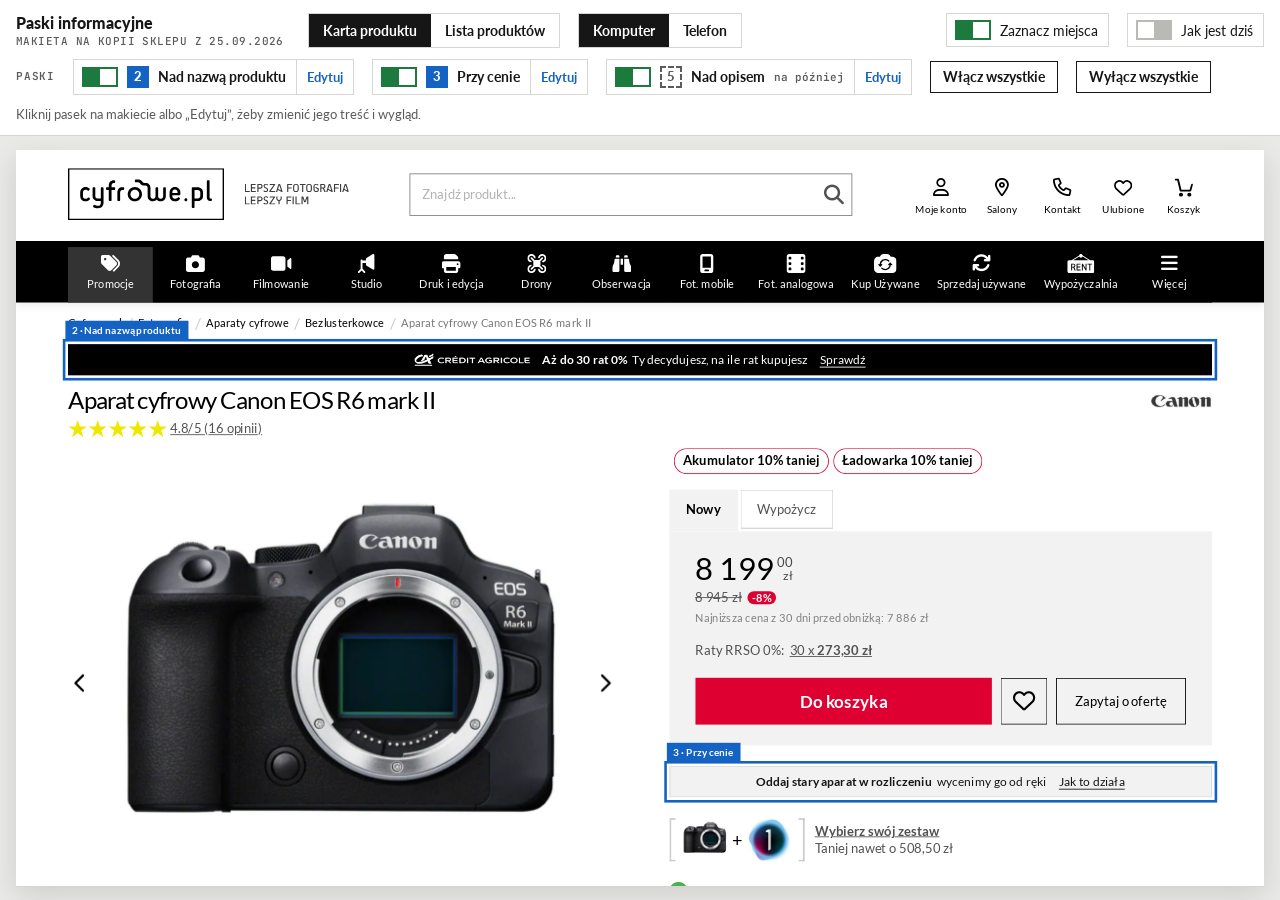
<file: index.html>
<!doctype html>
<html lang="pl">
<head>
<meta charset="utf-8">
<meta name="viewport" content="width=device-width, initial-scale=1">
<meta name="robots" content="noindex, nofollow">
<title>Makieta pask&#243;w cyfrowe.pl</title>
<link rel="preconnect" href="https://fonts.googleapis.com">
<link rel="stylesheet" href="https://fonts.googleapis.com/css2?family=Lato:wght@400;700;900&family=JetBrains+Mono:wght@500;600&display=swap">
<style>
:root{
  --ground:#e9e9e7; --bar:#ffffff; --ink:#161616; --muted:#5b5b5b; --rule:#d6d6d3; --field:#f4f4f3;
  --mark:#1463c4; --mark-ink:#ffffff; --on:#1c7a3e; --off:#b9b9b6; --warn:#b3261e;
  --sans:Lato,"Segoe UI",Arial,sans-serif; --mono:"JetBrains Mono",ui-monospace,Consolas,monospace;
}
@media (prefers-color-scheme:dark){:root:not([data-theme="light"]){
  color-scheme:dark; --ground:#101112; --bar:#1b1c1e; --ink:#ececec; --muted:#a6a6a6; --rule:#34363a; --field:#131415;
  --mark:#6aa6ff; --mark-ink:#0b1830; --on:#5cc27f; --off:#4a4c50; --warn:#ff8a80;
}}
:root[data-theme="dark"]{
  color-scheme:dark; --ground:#101112; --bar:#1b1c1e; --ink:#ececec; --muted:#a6a6a6; --rule:#34363a; --field:#131415;
  --mark:#6aa6ff; --mark-ink:#0b1830; --on:#5cc27f; --off:#4a4c50; --warn:#ff8a80;
}
*{box-sizing:border-box}
html,body{height:100%}
body{margin:0;background:var(--ground);color:var(--ink);font:15px/1.4 var(--sans);display:flex;flex-direction:column}
.bar{position:sticky;top:env(safe-area-inset-top,0px);z-index:5;background:var(--bar);border-bottom:1px solid var(--rule);padding-inline:16px;padding-block:12px}
.row{display:flex;flex-wrap:wrap;align-items:center;gap:10px 18px}
.row + .row{margin-top:10px}
.name{font-weight:900;font-size:16px;margin-right:6px}
.name small{display:block;font:500 11px/1.3 var(--mono);color:var(--muted);letter-spacing:.04em}
.seg{display:inline-flex;border:1px solid var(--rule)}
.seg button{font:700 14px var(--sans);padding:8px 14px;border:0;background:transparent;color:var(--ink);cursor:pointer}
.seg button[aria-pressed="true"]{background:var(--ink);color:var(--bar)}
.lab{font:600 11px/1 var(--mono);letter-spacing:.07em;color:var(--muted)}
.pair{display:inline-flex}
.sw{display:inline-flex;align-items:center;gap:9px;border:1px solid var(--rule);padding:6px 10px 6px 8px;cursor:pointer;background:transparent;color:var(--ink);font:700 14px var(--sans)}
.sw .n{display:inline-flex;align-items:center;justify-content:center;min-width:22px;height:22px;background:var(--mark);color:var(--mark-ink);font:900 13px/1 var(--sans)}
.sw .n.later{background:transparent;color:var(--muted);border:2px dashed var(--muted)}
.sw .t{display:inline-block;width:36px;height:20px;background:var(--off);position:relative;flex:none}
.sw .t::after{content:"";position:absolute;top:2px;left:2px;width:16px;height:16px;background:#fff;transition:left .15s}
.sw[aria-checked="true"] .t{background:var(--on)}
.sw[aria-checked="true"] .t::after{left:18px}
.sw .s{font:600 11px var(--mono);color:var(--muted)}
.sw[disabled],.ebtn[disabled]{opacity:.45;cursor:not-allowed}
.sw.plain{font-weight:400}
.ebtn{font:700 13px var(--sans);padding:0 10px;border:1px solid var(--rule);border-left:0;background:transparent;color:var(--mark);cursor:pointer}
.ebtn[aria-expanded="true"]{background:var(--mark);color:var(--mark-ink);border-color:var(--mark)}
.btn{font:700 13.5px var(--sans);padding:7px 12px;border:1px solid var(--ink);background:transparent;color:var(--ink);cursor:pointer}
.btn:disabled{opacity:.4;cursor:not-allowed}
button:focus-visible,input:focus-visible,select:focus-visible{outline:2px solid var(--mark);outline-offset:2px}
.spacer{flex:1}
.hint{font-size:13px;color:var(--muted)}
.work{flex:1;display:flex;min-height:0}
.stage{flex:1;min-width:0;position:relative;overflow:hidden;padding-inline:16px;padding-block:14px;display:flex;justify-content:center;align-items:flex-start}
.viewport{position:relative;background:#fff;box-shadow:0 1px 0 var(--rule),0 10px 30px rgba(0,0,0,.12);transform-origin:0 0}
.viewport.phone{border:12px solid #1d1d1f;border-radius:34px;overflow:hidden;box-shadow:0 12px 40px rgba(0,0,0,.25)}
iframe{display:block;border:0;background:#fff}
.load{position:absolute;inset:0;display:flex;align-items:center;justify-content:center;font:600 14px var(--mono);color:#525252;background:#fff}
.toast{position:absolute;left:50%;bottom:22px;transform:translateX(-50%);background:var(--ink);color:var(--bar);font:700 13.5px var(--sans);padding:9px 14px;opacity:0;transition:opacity .2s;pointer-events:none;white-space:nowrap}
.toast.on{opacity:1}

/* panel edycji */
.ed{width:360px;flex:none;background:var(--bar);border-left:1px solid var(--rule);overflow:auto;padding-inline:18px;padding-block:16px 28px}
.ed-h{display:flex;align-items:center;justify-content:space-between;gap:10px;margin-bottom:6px}
.ed-h b{font-size:17px;font-weight:900}
.ed-h .n{display:inline-flex;align-items:center;justify-content:center;min-width:24px;height:24px;background:var(--mark);color:var(--mark-ink);font:900 14px/1 var(--sans);margin-right:8px;vertical-align:1px}
.x{font:900 20px/1 var(--sans);width:34px;height:34px;border:1px solid var(--rule);background:transparent;color:var(--ink);cursor:pointer}
.ed p{margin:0 0 14px;font-size:13.5px;color:var(--muted)}
.fg{margin-bottom:14px}
.fg > label,.fg > .l{display:block;font-weight:700;font-size:13.5px;margin-bottom:5px}
.fg small{display:block;font-size:12px;color:var(--muted);margin-top:4px}
.ed input[type=text],.ed select{width:100%;font:15px var(--sans);padding:8px 10px;border:1px solid var(--rule);background:var(--field);color:var(--ink)}
.two{display:grid;grid-template-columns:1fr 1fr;gap:10px}
.chips{display:flex;flex-wrap:wrap;gap:6px}
.chip{display:inline-flex;align-items:center;gap:7px;border:1px solid var(--rule);padding:5px 9px;background:transparent;color:var(--ink);font:700 13px var(--sans);cursor:pointer}
.chip i{width:16px;height:16px;display:block;box-shadow:inset 0 0 0 1px rgba(0,0,0,.25)}
.colors{display:flex;gap:14px;align-items:center;flex-wrap:wrap;margin-top:8px}
.colors label{display:inline-flex;align-items:center;gap:7px;font-size:13.5px}
.colors input{width:42px;height:30px;border:1px solid var(--rule);padding:0;background:none}
.stat{font-size:13px;padding:8px 10px;border:1px solid var(--rule);margin-bottom:8px}
.stat.ok{border-color:var(--on);color:var(--on)}
.stat.bad{border-color:var(--warn);color:var(--warn)}
.chk{display:inline-flex;align-items:center;gap:8px;font-size:14px;cursor:pointer}
@media (max-width:800px){.ed{position:fixed;left:0;right:0;bottom:0;width:auto;max-height:70vh;z-index:9;border-left:0;border-top:1px solid var(--rule);box-shadow:0 -10px 30px rgba(0,0,0,.2)}}
@media (prefers-reduced-motion:reduce){*{transition:none!important}}
</style>
</head>
<body>


<div class="bar" id="bar">
  <div class="row">
    <div class="name">Paski informacyjne<small>MAKIETA NA KOPII SKLEPU Z 25.09.2026</small></div>
    <div class="seg" role="group" aria-label="Strona">
      <button type="button" id="p-karta" aria-pressed="true">Karta produktu</button>
      <button type="button" id="p-lista" aria-pressed="false">Lista produkt&#243;w</button>
    </div>
    <div class="seg" role="group" aria-label="Ekran">
      <button type="button" id="d-desk" aria-pressed="true">Komputer</button>
      <button type="button" id="d-mob" aria-pressed="false">Telefon</button>
    </div>
    <div class="spacer"></div>
    <button type="button" class="sw plain" id="t-outline" role="switch" aria-checked="true"><span class="t"></span>Zaznacz miejsca</button>
    <button type="button" class="sw plain" id="t-today" role="switch" aria-checked="false"><span class="t"></span>Jak jest dzi&#347;</button>
    <button type="button" class="btn" id="b-replay" hidden>Odtw&#243;rz wej&#347;cie strony</button>
  </div>
  <div class="row">
    <span class="lab">PASKI</span>
    <div class="row" id="toggles" style="margin:0"></div>
    <button type="button" class="btn" id="b-all">W&#322;&#261;cz wszystkie</button>
    <button type="button" class="btn" id="b-none">Wy&#322;&#261;cz wszystkie</button>
    <span class="hint" id="hint">Kliknij pasek na makiecie albo &#8222;Edytuj&#8221;, &#380;eby zmieni&#263; jego tre&#347;&#263; i wygl&#261;d.</span>
  </div>
</div>
<div class="work">
  <div class="stage" id="stage">
    <div class="viewport" id="vp"><div class="load" id="load">Wczytuj&#281; kopi&#281; sklepu, to kilka sekund&#8230;</div></div>
    <div class="toast" id="toast"></div>
  </div>
  <aside class="ed" id="ed" hidden aria-label="Ustawienia paska">
    <div class="ed-h"><div><span class="n" id="e-num">1</span><b id="e-name">Nad list&#261; produkt&#243;w</b></div><button type="button" class="x" id="e-close" aria-label="Zamknij ustawienia">&#215;</button></div>
    <p>Zmiany wida&#263; od razu na makiecie. To s&#261; pola, kt&#243;re marketing ustawia&#322;by w panelu sklepu, w bloku paska.</p>
    <div class="fg"><label class="chk"><input type="checkbox" id="e-on"> Pasek w&#322;&#261;czony</label></div>
    <div class="fg"><label for="e-b">Tekst pogrubiony</label><input type="text" id="e-b" maxlength="80"></div>
    <div class="fg"><label for="e-r">Tekst zwyk&#322;y</label><input type="text" id="e-r" maxlength="100"><small>Wida&#263; go tylko na komputerze.</small></div>
    <div class="fg"><label for="e-m">Tekst na telefon</label><input type="text" id="e-m" maxlength="60"><small>Pogrubiony. Gdy pole jest puste, telefon pokazuje tekst pogrubiony.</small></div>
    <div class="fg"><label for="e-cta">Tekst linku</label><input type="text" id="e-cta" maxlength="30"><small>Ca&#322;y pasek prowadzi do strony akcji, na przyk&#322;ad strony z warunkami rat.</small></div>
    <div class="fg"><label for="e-logo">Logo</label>
      <select id="e-logo"><option value="none">Bez logo</option><option value="ca">Cr&#233;dit Agricole</option><option value="file">W&#322;asne logo z pliku&#8230;</option></select>
      <input type="file" id="e-file" accept="image/png,image/svg+xml,image/webp,image/jpeg" hidden>
      <small id="e-file-note">Logo wy&#347;wietla si&#281; w sta&#322;ej wysoko&#347;ci, obok tekstu.</small></div>
    <div class="fg"><span class="l">Kolory</span>
      <div class="chips" id="e-themes"></div>
      <div class="colors"><label>t&#322;o <input type="color" id="e-bg"></label><label>tekst <input type="color" id="e-fg"></label></div>
    </div>
    <div class="fg"><label for="e-font">Font</label>
      <select id="e-font"></select>
      <small>Sklep u&#380;ywa fontu Lato. Ka&#380;dy inny font klient musi pobra&#263; osobno, a strona poka&#380;e go z op&#243;&#378;nieniem.</small></div>
    <div class="stat" id="e-con"></div>
    <div class="stat" id="e-fit"></div>
    <button type="button" class="btn" id="e-reset">Przywr&#243;&#263; przyk&#322;ad</button>
  </aside>
</div>

<script>
(function(){
const LOGO="[data-uri]", GTM_D="[data-uri]", GTM_M="[data-uri]";
const $=id=>document.getElementById(id);
const THEMES={czarny:["#000000","#ffffff"],czerwony:["#dd0031","#ffffff"],turkus:["#00798a","#ffffff"],jasny:["#f2f2f2","#161616"]};
const THEME_NAMES={czarny:"Czarny",czerwony:"Czerwony",turkus:"Turkus",jasny:"Jasny"};
const FONTS=["Lato","Montserrat","Roboto","Open Sans","Oswald","Playfair Display"];
const META={
  L1:{page:"lista",num:1,name:"Nad list\u0105 produkt\u00f3w",later:false},
  L2:{page:"lista",num:4,name:"W \u015brodku listy",later:true},
  K1:{page:"karta",num:2,name:"Nad nazw\u0105 produktu",later:false},
  K2:{page:"karta",num:3,name:"Przy cenie",later:false},
  K3:{page:"karta",num:5,name:"Nad opisem",later:true}
};
const DEF={
  L1:{b:"A\u017c do 30 rat 0%",r:"Ty decydujesz, na ile rat kupujesz",m:"",cta:"Sprawd\u017a",logo:"ca",bg:"#000000",fg:"#ffffff",font:"Lato"},
  L2:{b:"Nie wiesz, kt\u00f3ry wybra\u0107?",r:"Por\u00f3wnaj do 4 aparat\u00f3w obok siebie",m:"Por\u00f3wnaj do 4 aparat\u00f3w",cta:"Jak por\u00f3wna\u0107",logo:"none",bg:"#f2f2f2",fg:"#161616",font:"Lato"},
  K1:{b:"A\u017c do 30 rat 0%",r:"Ty decydujesz, na ile rat kupujesz",m:"",cta:"Sprawd\u017a",logo:"ca",bg:"#000000",fg:"#ffffff",font:"Lato"},
  K2:{b:"Oddaj stary aparat w rozliczeniu",r:"wycenimy go od r\u0119ki",m:"",cta:"Jak to dzia\u0142a",logo:"none",bg:"#f2f2f2",fg:"#161616",font:"Lato"},
  K3:{b:"Dodatkowa gwarancja lub ubezpieczenie",r:"ju\u017c od 107,00 z\u0142",m:"Gwarancja od 107 z\u0142",cta:"Wybierz",logo:"none",bg:"#00798a",fg:"#ffffff",font:"Lato"}
};
const S={}; Object.keys(DEF).forEach(k=>S[k]=Object.assign({},DEF[k]));
const st={page:"karta",dev:"desk",today:false,outline:true,edit:null,on:{L1:true,L2:true,K1:true,K2:true,K3:true}};
const frames={}; const ready={};

/* style wstrzykiwane do kopii sklepu */
const INJ=`
.cyf-slot{position:relative}
.cyf-strip{display:flex;align-items:center;justify-content:center;gap:14px;height:36px;padding:0 16px;font-size:14px;font-weight:400;line-height:1;white-space:nowrap;overflow:hidden;text-decoration:none!important;width:100%;cursor:pointer}
.cyf-strip b{font-weight:900}
.cyf-strip .cyf-cta{text-decoration:underline;text-underline-offset:3px;color:inherit}
.cyf-strip img{height:15px;width:auto;max-width:180px;display:block;object-fit:contain}
.cyf-strip .cyf-m{display:none}
.cyf-strip.cyf-light{box-shadow:inset 0 0 0 1px #d9d9d9}
.cyf-strip.cyf-light img.cyf-ca{filter:invert(1)}
@media (max-width:575.98px){.cyf-strip{height:44px;font-size:13px;gap:10px;padding:0 12px}.cyf-strip img{height:12px}.cyf-strip .cyf-d{display:none}.cyf-strip .cyf-m{display:inline}}
.cyf-L1,.cyf-K1{margin:0 0 12px}
.cyf-K2{margin:24px 0 0}
.cyf-L2{margin:0 0 6px}
.cyf-K3wrap{padding-top:24px;padding-bottom:24px}
.cyf-outline .cyf-slot{outline:3px solid #1463c4;outline-offset:3px}
.cyf-outline .cyf-slot::before{content:attr(data-label);position:absolute;left:-3px;top:-27px;height:22px;display:flex;align-items:center;padding:0 8px;background:#1463c4;color:#fff;font:900 12px/1 Lato,Arial,sans-serif;white-space:nowrap;z-index:50}
.cyf-slot.cyf-editing{outline:3px solid #f5a300!important;outline-offset:3px}
.cyf-slot.cyf-editing::before{background:#f5a300!important;color:#161616!important;content:attr(data-label) " \u00b7 edytujesz"!important;position:absolute;left:-3px;top:-27px;height:22px;display:flex;align-items:center;padding:0 8px;font:900 12px/1 Lato,Arial,sans-serif;white-space:nowrap;z-index:50}
.cyf-ghost{display:none}
.cyf-outline .cyf-ghost{display:block;position:relative;height:0;border-top:3px dashed #8a8a8a;margin:14px 0}
.cyf-outline .cyf-ghost::before{content:attr(data-label);position:absolute;left:0;top:-12px;height:22px;display:flex;align-items:center;padding:0 8px;background:#8a8a8a;color:#fff;font:900 12px/1 Lato,Arial,sans-serif;white-space:nowrap;z-index:50}
.cyf-gtm{--cyf-lb-h:46px;overflow:hidden;max-height:var(--cyf-lb-h);margin:0 0 12px;line-height:0;animation:cyf-lb-slide .35s ease-out}
@media (min-width:576px){.cyf-gtm{--cyf-lb-h:36px}}
@keyframes cyf-lb-slide{from{max-height:0;margin-bottom:0}to{max-height:var(--cyf-lb-h);margin-bottom:12px}}
.cyf-gtm img{display:block;width:100%;height:auto;margin:0 auto}
.cyf-gtm .m{max-width:546px}.cyf-gtm .d{display:none;max-width:1366px}
@media (min-width:576px){.cyf-gtm .m{display:none}.cyf-gtm .d{display:block}}
`;

function esc(t){return String(t).replace(/[&<>"]/g,c=>({"&":"&amp;","<":"&lt;",">":"&gt;",'"':"&quot;"}[c]));}
function lum(hex){const v=[1,3,5].map(i=>parseInt(hex.substr(i,2),16)/255).map(c=>c<=.03928?c/12.92:Math.pow((c+.055)/1.055,2.4));return .2126*v[0]+.7152*v[1]+.0722*v[2];}
function ratio(a,b){const x=lum(a),y=lum(b);return (Math.max(x,y)+.05)/(Math.min(x,y)+.05);}
function fontStack(f){return `"${f}",Lato,Arial,sans-serif`;}

function stripHTML(id){
  const s=S[id];
  let lg="";
  if(s.logo==="ca") lg=`<img class="cyf-ca" src="${LOGO}" alt="Cr\u00e9dit Agricole" width="134" height="15">`;
  else if(s.logo&&s.logo.startsWith("data:")) lg=`<img src="${s.logo}" alt="Logo partnera">`;
  const light=lum(s.bg)>0.5?" cyf-light":"";
  const d=`<b>${esc(s.b)}</b>${s.r?"&nbsp;&nbsp;"+esc(s.r):""}`;
  const m=`<b>${esc(s.m||s.b)}</b>`;
  const cta=s.cta?`<span class="cyf-cta">${esc(s.cta)}</span>`:"";
  return `<a class="cyf-strip${light}" href="#" style="background:${s.bg};color:${s.fg};font-family:${esc(fontStack(s.font))}">${lg}<span class="cyf-d">${d}</span><span class="cyf-m">${m}</span>${cta}</a>`;
}
function anchor(doc,id){
  if(id==="L1") return [doc.querySelector("header.listing-header"),"beforebegin"];
  if(id==="L2") return [doc.querySelectorAll(".listing-products > .listing-product")[3],"afterend"];
  if(id==="K1") return [doc.querySelector(".product-card-scene"),"beforebegin"];
  if(id==="K2") return [doc.querySelector(".product-card-scene__offer"),"afterend"];
  if(id==="K3") return [doc.querySelector(".product-tabs"),"beforebegin"];
  return [null];
}
function label(id){const s=META[id];return `${s.num} \u00b7 ${s.name}${s.later?" \u00b7 na p\u00f3\u017aniej":""}`;}
const loadedFonts={};
function ensureFont(doc,page,f){
  if(f==="Lato") return;
  const key=page+"|"+f; if(loadedFonts[key]) return; loadedFonts[key]=1;
  const l=doc.createElement("link"); l.rel="stylesheet";
  l.href="https://fonts.googleapis.com/css2?family="+encodeURIComponent(f).replace(/%20/g,"+")+":wght@400;700;900&display=swap";
  doc.head.appendChild(l);
}

function applyPage(page){
  const f=frames[page]; if(!f||!ready[page]) return;
  const doc=f.contentDocument;
  doc.querySelectorAll(".cyf-slot,.cyf-ghost,.cyf-K3wrap,.cyf-gtm").forEach(e=>e.remove());
  doc.body.classList.toggle("cyf-outline",st.outline&&!st.today);
  if(st.today){ return; }
  Object.keys(META).filter(id=>META[id].page===page).forEach(id=>{
    const [el,pos]=anchor(doc,id); if(!el) return;
    ensureFont(doc,page,S[id].font);
    let html;
    if(st.on[id]) html=`<div class="cyf-slot cyf-${id}${st.edit===id?" cyf-editing":""}" data-slot="${id}" data-label="${label(id)}">${stripHTML(id)}</div>`;
    else html=`<div class="cyf-ghost" data-slot="${id}" data-label="${label(id)} \u00b7 wy\u0142\u0105czony"></div>`;
    if(id==="K3") html=`<div class="container cyf-K3wrap" data-slot-wrap="K3"${st.on[id]?"":" style=\"padding:0\""}>${html}</div>`;
    el.insertAdjacentHTML(pos,html);
  });
  if(st.edit&&META[st.edit].page===page) setTimeout(checkFit,60);
}
let todayTimer=null;
function playToday(page){
  const f=frames[page]; if(!f||!ready[page]) return;
  const doc=f.contentDocument, win=f.contentWindow;
  clearTimeout(todayTimer);
  doc.querySelectorAll(".cyf-gtm").forEach(e=>e.remove());
  win.scrollTo(0,0);
  toast("Pasek dojedzie za 2 sekundy, tak jak dzi\u015b z Tag Managera");
  todayTimer=setTimeout(()=>{
    const id=page==="lista"?"L1":"K1"; const [el,pos]=anchor(doc,id); if(!el) return;
    el.insertAdjacentHTML(pos,`<div class="cyf-gtm"><img class="m" src="${GTM_M}" alt="" width="546" height="46"><img class="d" src="${GTM_D}" alt="" width="1366" height="36"></div>`);
  },2000);
}
function focusSlot(id){
  const p=META[id].page; const f=frames[p]; if(!f||!ready[p]) return;
  const doc=f.contentDocument;
  const el=doc.querySelector(`[data-slot="${id}"]`); if(!el) return;
  const win=f.contentWindow; const r=el.getBoundingClientRect();
  const y=r.top+win.scrollY-win.innerHeight*0.3;
  win.scrollTo({top:Math.max(0,y),behavior:"smooth"});
}

/* prze\u0142\u0105czniki */
function renderToggles(){
  const box=$("toggles"); box.innerHTML="";
  Object.keys(META).filter(id=>META[id].page===st.page).sort((a,b)=>META[a].num-META[b].num).forEach(id=>{
    const s=META[id];
    const wrap=document.createElement("span"); wrap.className="pair";
    const b=document.createElement("button"); b.type="button"; b.className="sw"; b.setAttribute("role","switch");
    b.setAttribute("aria-checked",String(st.on[id])); b.disabled=st.today; b.id="sw-"+id;
    b.innerHTML=`<span class="t"></span><span class="n${s.later?" later":""}">${s.num}</span>${s.name}${s.later?' <span class="s">na p\u00f3\u017aniej</span>':""}`;
    b.onclick=()=>{setOn(id,!st.on[id]);focusSlot(id);toast(`${s.name}: ${st.on[id]?"w\u0142\u0105czony":"wy\u0142\u0105czony"}`);};
    const e=document.createElement("button"); e.type="button"; e.className="ebtn"; e.textContent="Edytuj"; e.id="eb-"+id;
    e.disabled=st.today; e.setAttribute("aria-expanded",String(st.edit===id));
    e.onclick=()=>{ if(st.edit===id) closeEditor(); else openEditor(id); };
    wrap.appendChild(b); wrap.appendChild(e); box.appendChild(wrap);
  });
  $("b-all").disabled=st.today; $("b-none").disabled=st.today;
}
function setOn(id,v){st.on[id]=v;const b=$("sw-"+id);if(b)b.setAttribute("aria-checked",String(v));if(st.edit===id)$("e-on").checked=v;applyPage(META[id].page);}
function setAll(v){Object.keys(META).filter(id=>META[id].page===st.page).forEach(id=>st.on[id]=v);renderToggles();applyPage(st.page);if(st.edit)$("e-on").checked=st.on[st.edit];const f=frames[st.page];if(f&&ready[st.page])f.contentWindow.scrollTo({top:0,behavior:"smooth"});}

let tt=null;
function toast(msg){const t=$("toast");t.textContent=msg;t.classList.add("on");clearTimeout(tt);tt=setTimeout(()=>t.classList.remove("on"),1800);}

/* panel edycji */
$("e-font").innerHTML=FONTS.map(f=>`<option value="${f}">${f}${f==="Lato"?" (font sklepu)":""}</option>`).join("");
$("e-themes").innerHTML=Object.keys(THEMES).map(k=>`<button type="button" class="chip" data-th="${k}"><i style="background:${THEMES[k][0]}"></i>${THEME_NAMES[k]}</button>`).join("");
function fillEditor(){
  const id=st.edit, s=S[id];
  $("e-num").textContent=META[id].num; $("e-name").textContent=META[id].name;
  $("e-on").checked=st.on[id];
  $("e-b").value=s.b; $("e-r").value=s.r; $("e-m").value=s.m; $("e-cta").value=s.cta;
  $("e-logo").value=s.logo.startsWith("data:")?"file":s.logo;
  $("e-bg").value=s.bg; $("e-fg").value=s.fg; $("e-font").value=s.font;
  showContrast();
}
function showContrast(){
  const s=S[st.edit]; const r=ratio(s.bg,s.fg); const t=r.toFixed(1).replace(".",",");
  const el=$("e-con");
  if(r>=4.5){el.className="stat ok";el.textContent=`Kontrast ${t}:1, napis czytelny.`;}
  else{el.className="stat bad";el.textContent=`Kontrast ${t}:1, napis s\u0142abo czytelny. Potrzeba co najmniej 4,5:1.`;}
}
function checkFit(){
  const id=st.edit; if(!id) return; const el=$("e-fit");
  const p=META[id].page;
  if(p!==st.page||!ready[p]||!st.on[id]){el.className="stat";el.textContent=st.on[id]?"":"Pasek jest wy\u0142\u0105czony.";el.hidden=!!st.on[id]&&p!==st.page;return;}
  el.hidden=false;
  const a=frames[p].contentDocument.querySelector(`[data-slot="${id}"] .cyf-strip`); if(!a) return;
  const over=a.scrollWidth>a.clientWidth+1; const ekran=st.dev==="desk"?"komputera":"telefonu";
  if(over){el.className="stat bad";el.textContent=`Tekst nie mie\u015bci si\u0119 w pasku na ekranie ${ekran}. Skr\u00f3\u0107 go.`;}
  else{el.className="stat ok";el.textContent=`Tekst mie\u015bci si\u0119 w pasku na ekranie ${ekran}.`+(st.dev==="desk"?" Sprawd\u017a te\u017c widok telefonu.":"");}
}
function openEditor(id){
  if(st.today) return;
  st.edit=id; $("ed").hidden=false; fillEditor(); renderToggles(); applyPage(META[id].page); focusSlot(id); fit();
}
function closeEditor(){st.edit=null;$("ed").hidden=true;renderToggles();applyPage(st.page);fit();}
function upd(k,v){S[st.edit][k]=v;applyPage(META[st.edit].page);}
$("e-close").onclick=closeEditor;
$("e-on").onchange=e=>setOn(st.edit,e.target.checked);
["b","r","m","cta"].forEach(k=>$("e-"+k).addEventListener("input",e=>upd(k,e.target.value)));
$("e-font").onchange=e=>upd("font",e.target.value);
$("e-bg").addEventListener("input",e=>{upd("bg",e.target.value);showContrast();});
$("e-fg").addEventListener("input",e=>{upd("fg",e.target.value);showContrast();});
$("e-themes").addEventListener("click",e=>{const b=e.target.closest("[data-th]");if(!b)return;const [bg,fg]=THEMES[b.dataset.th];S[st.edit].bg=bg;S[st.edit].fg=fg;$("e-bg").value=bg;$("e-fg").value=fg;showContrast();applyPage(META[st.edit].page);});
$("e-logo").onchange=e=>{const v=e.target.value; if(v==="file"){$("e-file").click();} else upd("logo",v);};
$("e-file").onchange=e=>{const file=e.target.files&&e.target.files[0]; if(!file){ $("e-logo").value=S[st.edit].logo.startsWith("data:")?"file":S[st.edit].logo; return; }
  const rd=new FileReader(); rd.onload=()=>{upd("logo",rd.result);$("e-file-note").textContent="Wgrane: "+file.name+". Plik zostaje tylko w tej przegl\u0105darce.";}; rd.readAsDataURL(file); e.target.value="";};
$("e-reset").onclick=()=>{S[st.edit]=Object.assign({},DEF[st.edit]);$("e-file-note").textContent="Logo wy\u015bwietla si\u0119 w sta\u0142ej wysoko\u015bci, obok tekstu.";fillEditor();applyPage(META[st.edit].page);};

/* widok */
function fit(){
  if($("load"))$("load").style.display=ready[st.page]?"none":"flex";
  const vp=$("vp"), stage=$("stage");
  const w=st.dev==="desk"?1440:390;
  const pad=st.dev==="desk"?0:24;
  const availW=stage.clientWidth-32, availH=stage.clientHeight-28;
  let sc, h;
  if(st.dev==="desk"){ sc=Math.min(1,availW/w); h=Math.max(500,availH/sc); }
  else { h=844; sc=Math.min(1,availW/(w+pad),availH/(h+pad)); }
  Object.keys(frames).forEach(p=>{const f=frames[p];f.style.width=w+"px";f.style.height=h+"px";f.style.display=(p===st.page&&ready[p])?"block":"none";});
  vp.classList.toggle("phone",st.dev==="mob");
  vp.style.width=(w+pad)+"px"; vp.style.height=(h+pad)+"px";
  vp.style.transform=`scale(${sc})`;
  vp.style.marginBottom=`${-(h+pad)*(1-sc)}px`;
  vp.style.marginRight=`${-(w+pad)*(1-sc)}px`;
}
function press(on,off,key,val){$(on).setAttribute("aria-pressed","true");$(off).setAttribute("aria-pressed","false");st[key]=val;}
function pageTo(p){press(p==="karta"?"p-karta":"p-lista",p==="karta"?"p-lista":"p-karta","page",p);if(st.edit&&META[st.edit].page!==p){st.edit=null;$("ed").hidden=true;}renderToggles();fit();refresh();}
$("p-karta").onclick=()=>pageTo("karta");
$("p-lista").onclick=()=>pageTo("lista");
$("d-desk").onclick=()=>{press("d-desk","d-mob","dev","desk");fit();refresh();};
$("d-mob").onclick=()=>{press("d-mob","d-desk","dev","mob");fit();refresh();};
$("t-outline").onclick=()=>{st.outline=!st.outline;$("t-outline").setAttribute("aria-checked",String(st.outline));applyPage(st.page);};
$("t-today").onclick=()=>{st.today=!st.today;$("t-today").setAttribute("aria-checked",String(st.today));$("b-replay").hidden=!st.today;if(st.today&&st.edit){st.edit=null;$("ed").hidden=true;fit();}renderToggles();refresh();};
$("b-replay").onclick=()=>playToday(st.page);
$("b-all").onclick=()=>setAll(true);
$("b-none").onclick=()=>setAll(false);
function refresh(){ if(st.today){applyPage(st.page);playToday(st.page);} else {clearTimeout(todayTimer);applyPage(st.page);} }
new ResizeObserver(()=>{fit();if(st.edit)setTimeout(checkFit,60);}).observe($("stage"));

/* wczytanie kopii */
const base=new URL(".",location.href).href;
function load(page,file){
  return fetch(file).then(r=>{if(!r.ok) throw new Error(r.status);return r.text();}).then(html=>{
    html=html.replace(/<head[^>]*>/i,m=>m+`<base href="${base}"><style>${INJ}</style>`);
    const f=document.createElement("iframe"); f.title=page==="karta"?"Karta produktu":"Lista produkt\u00f3w";
    f.style.display="none";
    f.addEventListener("load",()=>{
      const doc=f.contentDocument;
      if(!doc||!doc.querySelector(".product-card-scene, .listing-scene")||doc.body.dataset.cyfReady) return;
      doc.body.dataset.cyfReady="1";
      doc.addEventListener("click",e=>{
        const a=e.target.closest("a,button,[role=button],label,input[type=submit]");
        if(a) e.preventDefault();
        const s=e.target.closest("[data-slot]");
        if(s&&s.classList.contains("cyf-slot")&&!st.today){ e.preventDefault(); openEditor(s.dataset.slot); }
      },true);
      doc.addEventListener("submit",e=>e.preventDefault(),true);
      ready[page]=true; applyPage(page);
      fit();
    });
    frames[page]=f; $("vp").appendChild(f); f.srcdoc=html; fit();
  }).catch(err=>{if($("load"))$("load").textContent="Nie uda\u0142o si\u0119 wczyta\u0107 kopii sklepu ("+err.message+"). Od\u015bwie\u017c stron\u0119.";});
}
(function(){const h=(location.hash||"").slice(1).split("-");
  if(h.includes("lista"))press("p-lista","p-karta","page","lista");
  if(h.includes("telefon"))press("d-mob","d-desk","dev","mob");
  if(h.includes("czysto")){st.outline=false;$("t-outline").setAttribute("aria-checked","false");}
})();
renderToggles(); fit();
load("karta","pdp.html"); load("lista","plp.html");
})();
</script>

</body>
</html>
</file>
